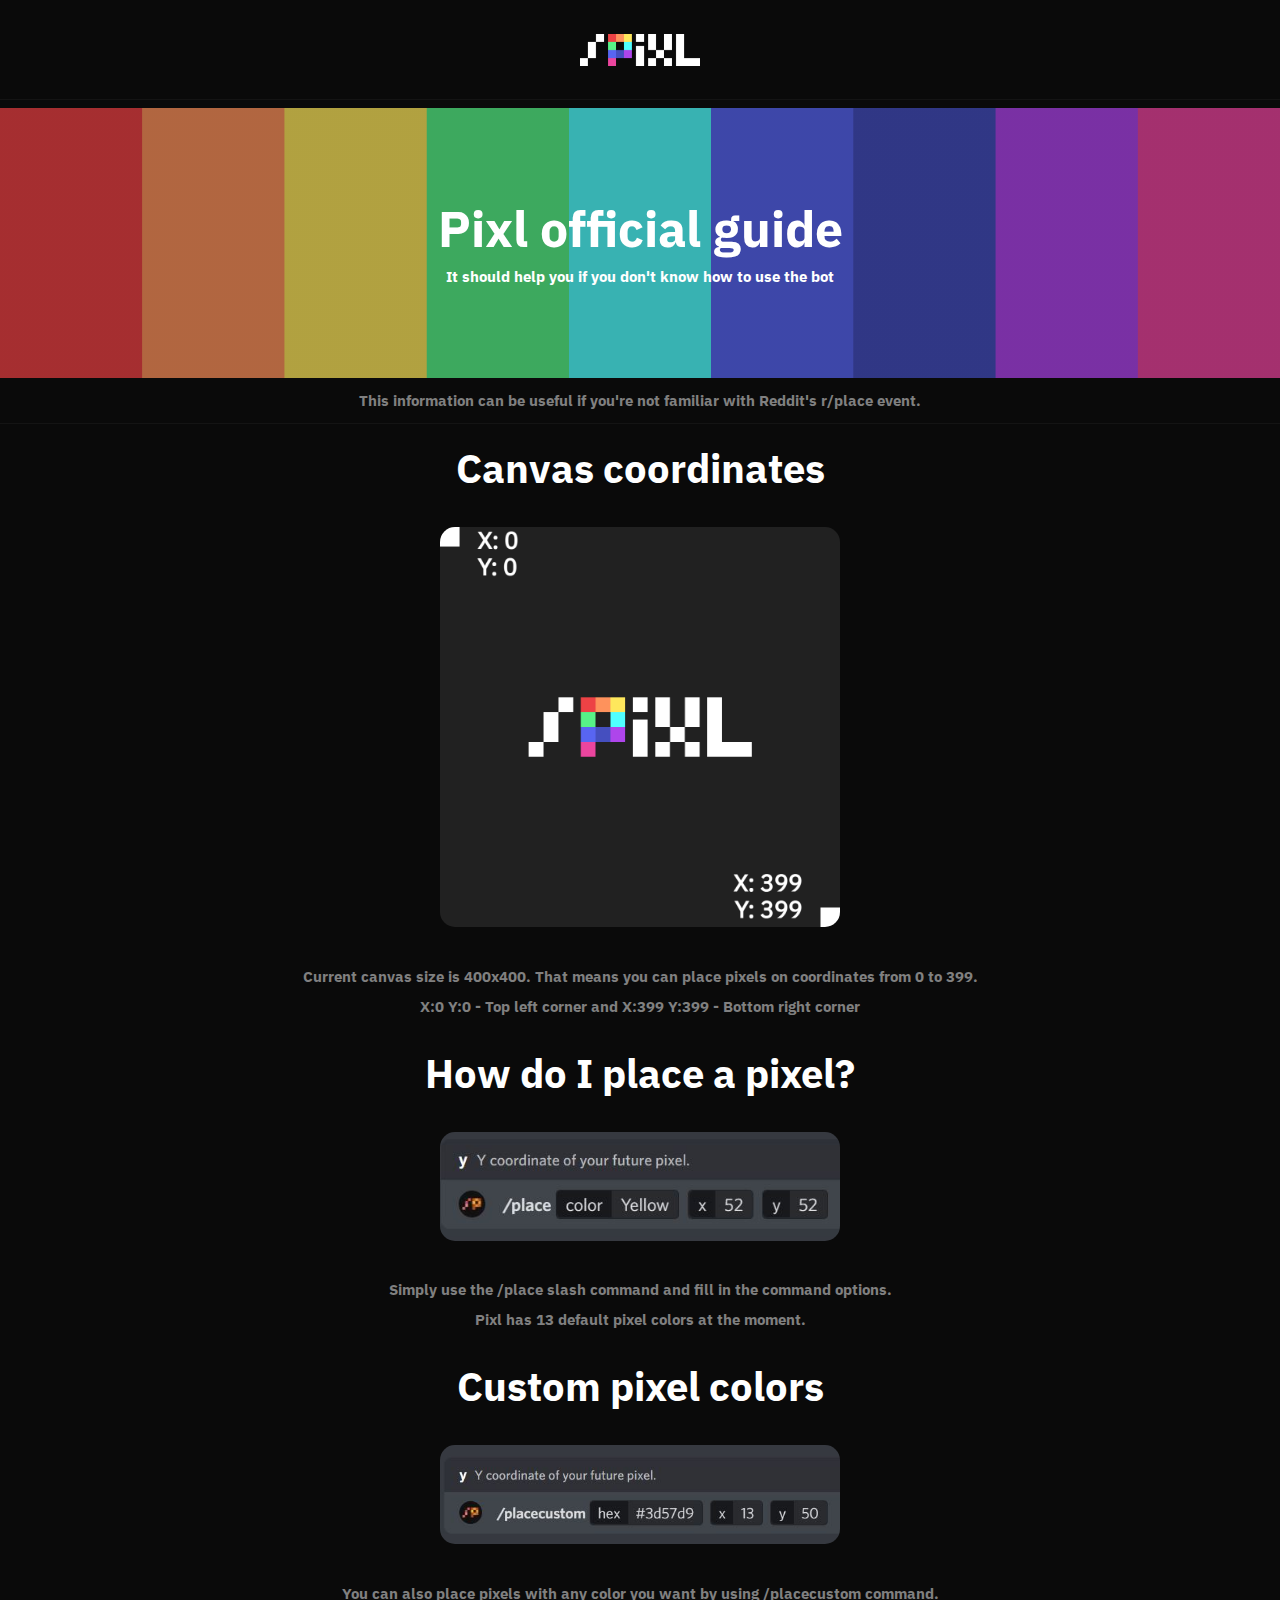
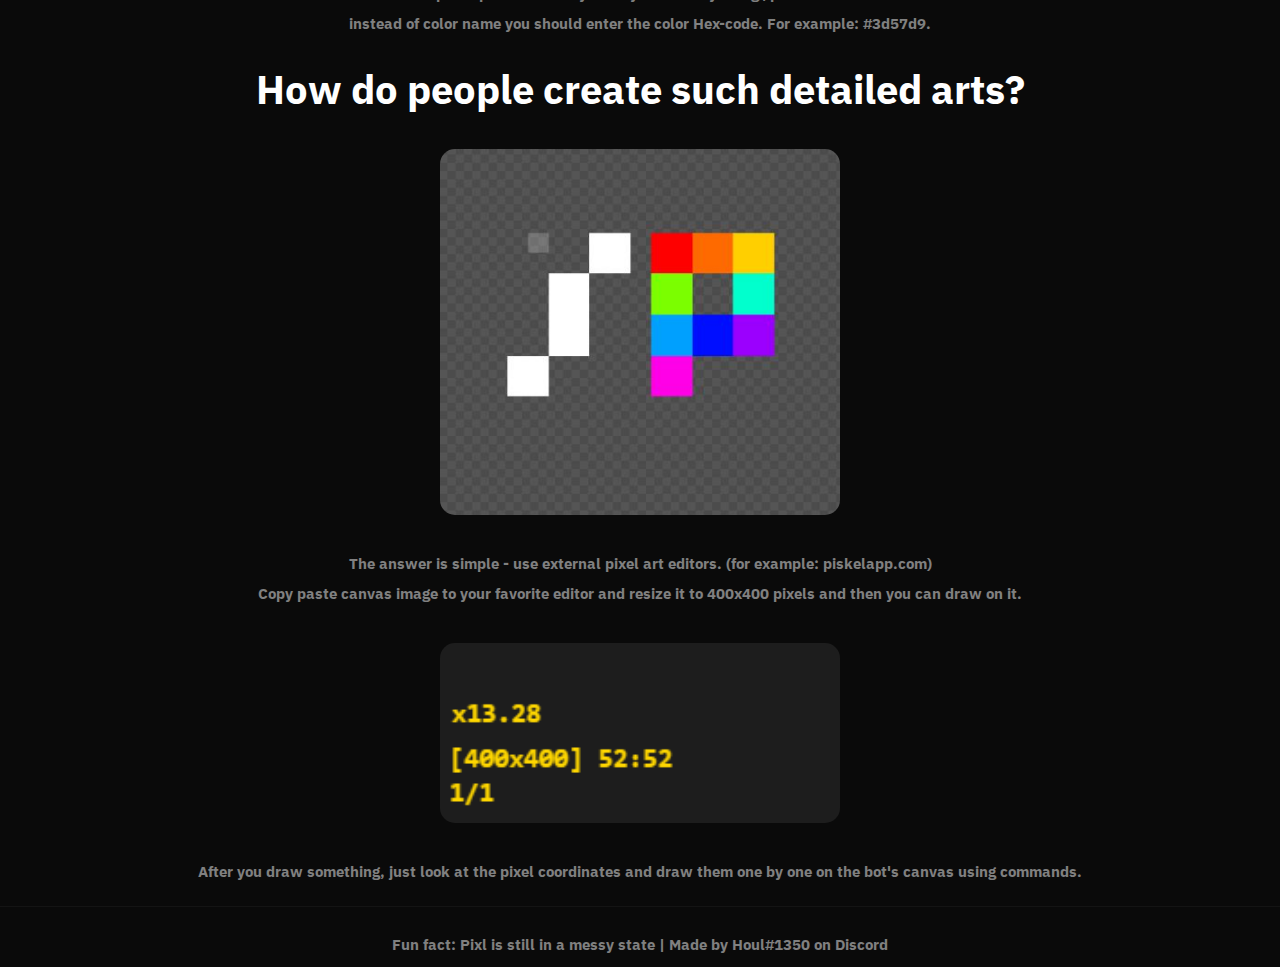
<file: guide.html>
<!DOCTYPE html>
<html>
<head>
  <link href='https://fonts.googleapis.com/css?family=IBM Plex Sans' rel='stylesheet'>
  <link href='./assets/pixl.css' rel='stylesheet'>
<meta name="viewport" content="width=device-width, initial-scale=1">
</head>
<body style="background-color:rgb(10,10,10);">


<h1><img style="width:120px;height:auto" src="./assets/images/PixlMoment.png"></h1>
<hr>

<div class="hero-image">
  <div class="hero-text">
    <h1>Pixl official guide</h1>
    <p>It should help you if you don't know how to use the bot</p>
  </div>
</div>

<p class="title">This information can be useful if you're not familiar with Reddit's r/place event.</p>

<hr>

<div class="row">
  <div class="column">
      <div class="container">
        <h1 style="font-size: 40px;line-height: 35px;">Canvas coordinates</h1>
        <h2><img src="./assets/images/coordinates.png" alt="icon"></h2>
        <p class="title">Current canvas size is 400x400. That means you can place pixels on coordinates from 0 to 399.</p>
        <p class="title">X:0 Y:0 - Top left corner and X:399 Y:399 - Bottom right corner</p>
      </div>
  </div>

<div class="row">
  <div class="column">
    <div class="container">
      <h1 style="font-size: 40px;line-height: 35px;">How do I place a pixel?</h1>
      <h2><img src="./assets/images/place.JPG" alt="icon"></h2>
      <p class="title">Simply use the /place slash command and fill in the command options.</p>
      <p class="title">Pixl has 13 default pixel colors at the moment.</p>
    </div>
  </div>

<div class="row">
  <div class="column">
    <div class="container">
      <h1 style="font-size: 40px;line-height: 35px;">Custom pixel colors</h1>
      <h2><img src="./assets/images/custom.JPG" alt="icon"></h2>
      <p class="title">You can also place pixels with any color you want by using /placecustom command.</p>
      <p class="title">instead of color name you should enter the color Hex-code. For example: #3d57d9.</p>
    </div>
  </div>

<div class="row">
  <div class="column">
    <div class="container">
      <h1 style="font-size: 40px;line-height: 35px;">How do people create such detailed arts?</h1>
      <h2><img src="./assets/images/editors.JPG" alt="icon"></h2>
      <p class="title">The answer is simple - use external pixel art editors. (for example: piskelapp.com)</p>
      <p class="title">Copy paste canvas image to your favorite editor and resize it to 400x400 pixels and then you can draw on it.</p>
      <h2><img src="./assets/images/fun.png" alt="icon"></h2>
      <p class="title">After you draw something, just look at the pixel coordinates and draw them one by one on the bot's canvas using commands.</p>
    </div>
  </div>

<hr>

<div class="row">
  <div class="column">
      <p class="title" style="padding-top:15px;">Fun fact: Pixl is still in a messy state | Made by Houl#1350 on Discord</p>


  

</body>
</html>
</file>
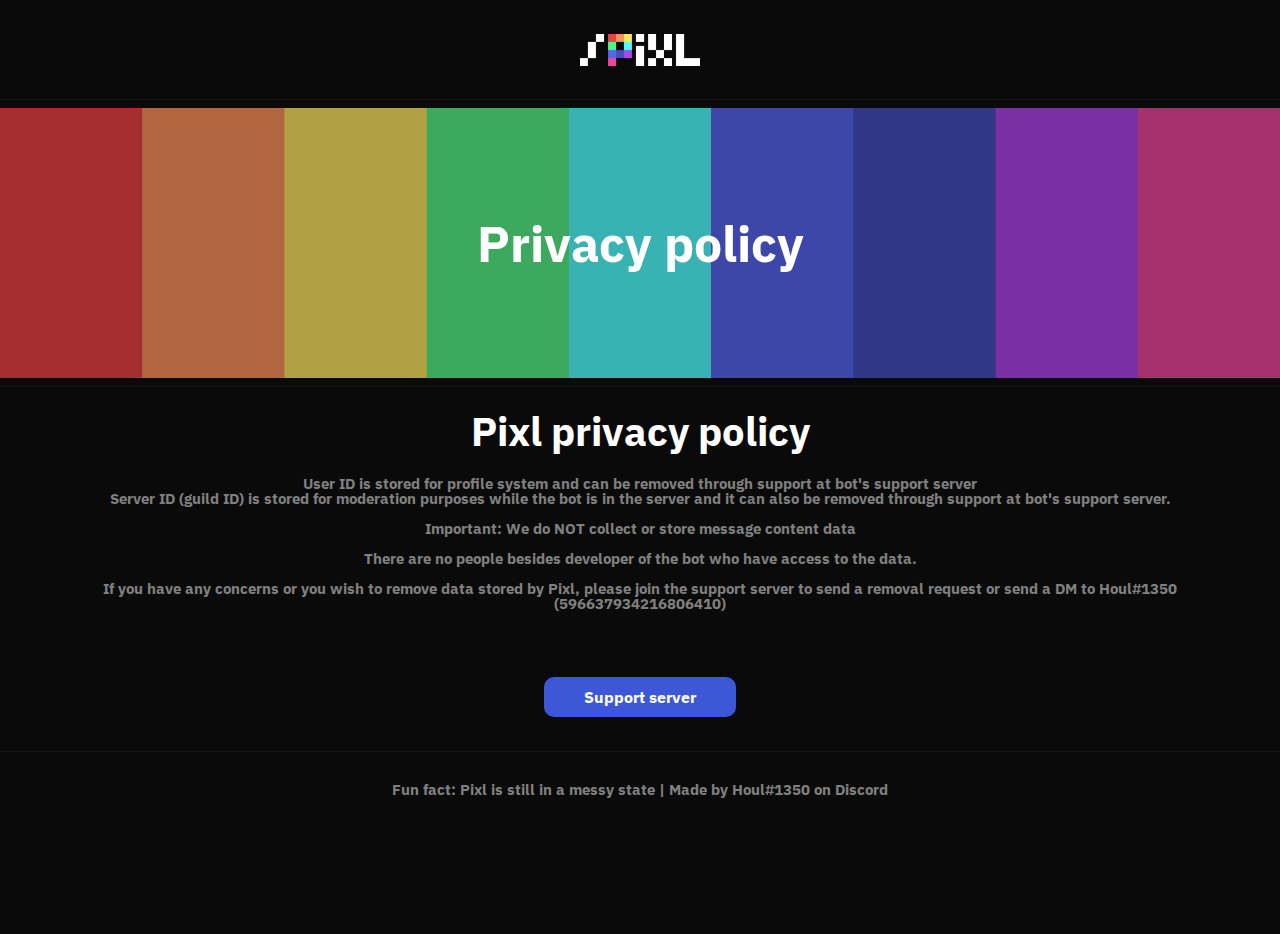
<file: privacy.html>
<!DOCTYPE html>
<html>
<head>
  <link href='https://fonts.googleapis.com/css?family=IBM Plex Sans' rel='stylesheet'>
  <link href='./assets/pixl.css' rel='stylesheet'>
<meta name="viewport" content="width=device-width, initial-scale=1">
</head>
<body style="background-color:rgb(10,10,10);">


<h1><img style="width:120px;height:auto" src="./assets/images/PixlMoment.png"></h1>
<hr>

<div class="hero-image">
  <div class="hero-text">
    <h1>Privacy policy</h1>
    <p></p>
  </div>
</div>

<hr>

<div class="row">
  <div class="column">
      <div class="container">
        <h1 style="font-size: 40px;line-height: 35px;">Pixl privacy policy</h1>
        <p class="title">User ID is stored for profile system and can be removed through support at bot's support server<br>Server ID (guild ID) is stored for moderation purposes while the bot is in the server and it can also be removed through support at bot's support server.</p>
        <p class="title">Important: We do NOT collect or store message content data</p>
        <p class="title">There are no people besides developer of the bot who have access to the data.</p>
        <p class="title">If you have any concerns or you wish to remove data stored by Pixl, please join the support server to send a removal request or send a DM to Houl#1350 (596637934216806410)</p>

        <br>

        <div class="group">
            <h1><a href="https://discord.gg/XmkCfhddSW" class="discordbutton">Support server</a></h1>
        </div>

      </div>
  </div>

<hr>

<div class="row">
  <div class="column">
      <p class="title" style="padding-top:15px;">Fun fact: Pixl is still in a messy state | Made by Houl#1350 on Discord</p>


  

</body>
</html>
</file>
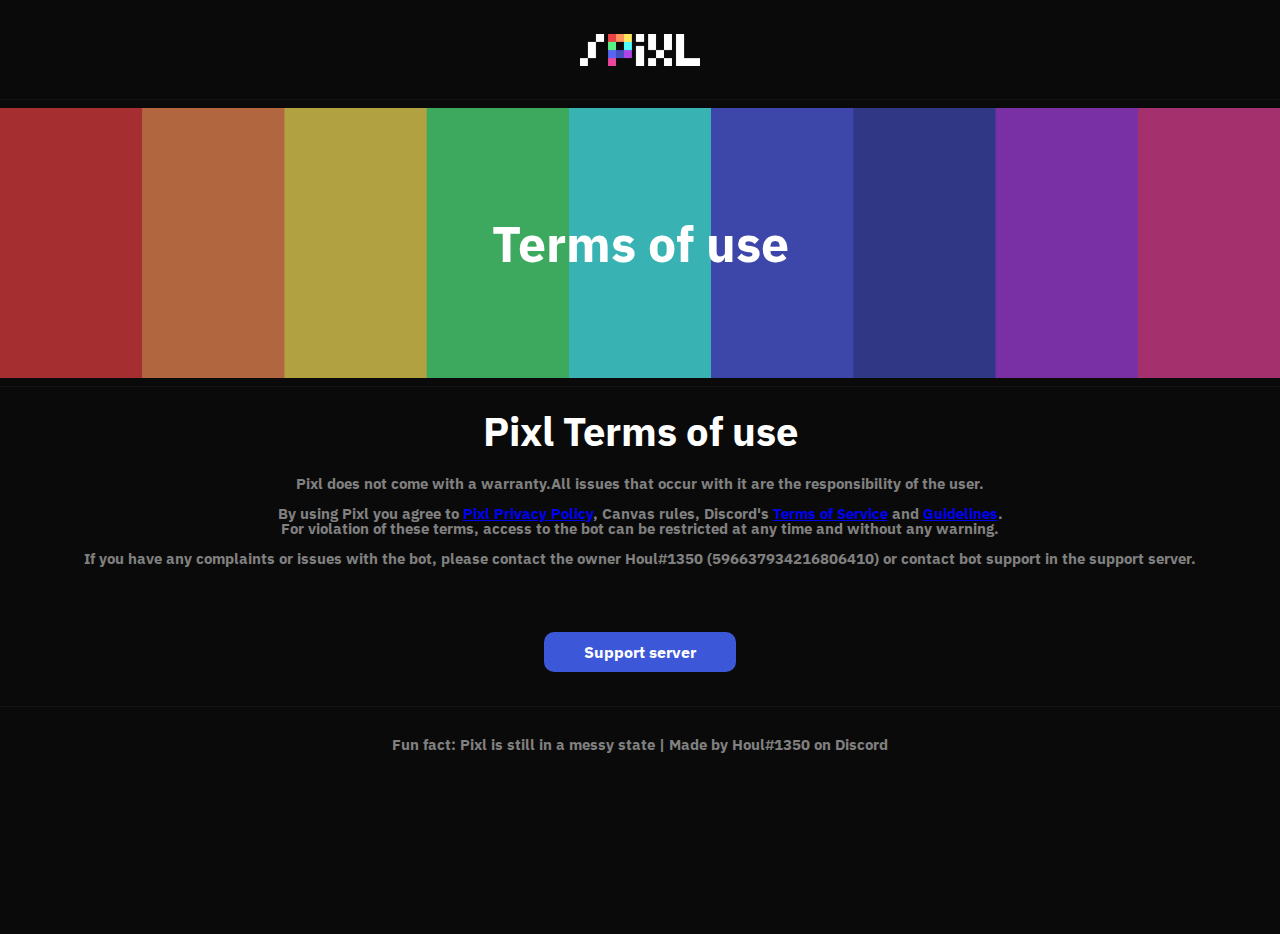
<file: terms.html>
<!DOCTYPE html>
<html>
<head>
  <link href='https://fonts.googleapis.com/css?family=IBM Plex Sans' rel='stylesheet'>
  <link href='./assets/pixl.css' rel='stylesheet'>
<meta name="viewport" content="width=device-width, initial-scale=1">
</head>
<body style="background-color:rgb(10,10,10);">


<h1><img style="width:120px;height:auto" src="./assets/images/PixlMoment.png"></h1>
<hr>

<div class="hero-image">
  <div class="hero-text">
    <h1>Terms of use</h1>
    <p></p>
  </div>
</div>

<hr>

<div class="row">
  <div class="column">
      <div class="container">
        <h1 style="font-size: 40px;line-height: 35px;">Pixl Terms of use</h1>
        <p class="title">Pixl does not come with a warranty.All issues that occur with it are the responsibility of the user.</p>
        <p class="title">By using Pixl you agree to <a href="./privacy">Pixl Privacy Policy</a>, Canvas rules, Discord's <a href="https://discord.com/terms">Terms of Service</a> and <a href="https://discord.com/guidelines">Guidelines</a>.<br>For violation of these terms, access to the bot can be restricted at any time and without any warning.</p>
        <p class="title">If you have any complaints or issues with the bot, please contact the owner Houl#1350 (596637934216806410) or contact bot support in the support server.</p>

        <br>

        <div class="group">
            <h1><a href="https://discord.gg/XmkCfhddSW" class="discordbutton">Support server</a></h1>
        </div>

      </div>
  </div>

<hr>

<div class="row">
  <div class="column">
      <p class="title" style="padding-top:15px;">Fun fact: Pixl is still in a messy state | Made by Houl#1350 on Discord</p>


  

</body>
</html>
</file>
<file: assets/pixl.css>
body {
    font-family: Arial, Helvetica, sans-serif;
    margin: 0;
  
  }
  
  html {
    box-sizing: border-box;
  }
  
  *, *:before, *:after {
    box-sizing: inherit;
  }
  
  .column {
    float: center;
    width: 100%;
    margin-bottom: 12px;
  }
  
  .card {
    margin: 2px;
    padding-top: 1px;
    padding-bottom: 1px;
    background-color: rgb(25,25,25);
    transition-duration: 0.15s;
    text-decoration: none;
    cursor: pointer;
    border-left-style: solid;
    border-left-width:0px;
  }
  
  
  
  .about-section {
    text-align: start;
    background-color:rgb(15,15,15);
    color: white;
  }
  
  .about-section img {
    float: left;
    width: 38px;
    height: 38px;
  }
  
  
  
  .container {
    padding: 0 16px;
  }
  
  .container::after, .row::after {
    content: "";
    clear: both;
    display: table;
  }
  
  
  h1 {
  text-align: center;
  font-family: "IBM Plex Sans";
  font-weight: bold;
  font-size: 50px;
  color:white;
  line-height: 15px;
  }
  
  p {
  text-align: center;
  font-family: "IBM Plex Sans";
  font-weight: bold;
  font-size: 15px;
  color:white;
  line-height: 15px;
  }
  
  h2 {
  color:white;
  font-family: "IBM Plex Sans";
  font-size: 50px;
    transition-duration: 0.15s;
  }
  
  h2 img {
    display: block;
    margin-left: auto;
    margin-right: auto;
  width: 400px;
  transition-duration: 0.15s;
  border-radius: 15px;
  }
  
  
  .title {
    color: grey;
    font-family: "IBM Plex Sans";
    font-weight:700;
      transition-duration: 0.15s;
  }
  
  .button {
    border: none;
    outline: 0;
    display: inline-block;
    padding: 8px;
    color: white;
    background-color:rgb(20,20,20);
    text-align: center;
    cursor: pointer;
    width: 100%;
  }
  
  
  .button:hover {
    background-color: #6383ff;
  }
  
  @media screen and (max-width: 720px) {
    .column {
      width: 100%;
      display: block;
      padding: 0 10%;
    }
  
    h1 {
      line-height: 50px;
    }
  
    h2 {
      line-height: 5px;
    }
      
    h2 img {
        width: 300px;
    }
  }
  
  ul {
    list-style-type: none;
    margin: 0;
    padding: 0;
    overflow: hidden;
    background-color: rgb(25,25,25);
  }
  
  li {
    float: left;
  }
  
  li a {
    font-family: "IBM Plex Sans";
    display: block;
    color: white;
    background-color:rgb(25,25,25);
    text-align: center;
    padding: 16.5px 21px;
    text-decoration: none;
    border-left-color:rgb(25,25,25);
    transition-duration: 0.2s;
      border-left-style: solid;
    border-left-width:0px;
  }
  li p {
  padding-left:10px;
  padding-right:10px;
  }
  
  
  
  
  li a:hover {
    background-color: #fff;
    color: black;
    font-weight: 800;
    border-left-style: solid;
  border-left-color: #3e4ab5;
  border-left-width:10px;
  padding: 16.5px 30px;
  }
  
  div.card {
          position: relative;
  }
  
  
  hr{
          height: 1px;
          background-color: rgb(20, 20, 20);
          border: none;
  }
  
  
  body, html {
      height: 100%;
  }
  
  body, html {
      height: 100%;
  }
  
  .hero-image {
    background-image: linear-gradient(rgba(0, 0, 0, 0.3), rgba(0, 0, 0, 0.3)), url("./images/line.png");
  
    height: 30%;
  
    background-position: center;
    background-repeat: repeat;
    background-size: 100%;
    position: relative;
  }
  

  .hero-text {
    text-align: center;
    position: absolute;
    top: 50%;
    left: 50%;
    transform: translate(-50%, -50%);
    color: white;
  }
  
  .group a {
      border-radius: 10px;
    color: white;
    padding: 10px;
    padding-left:40px;
    padding-right:40px;
    cursor: pointer;
    float: center;
    font-family: "IBM Plex sans";
    transition-duration: 0.15s;
    text-decoration: none;
    font-size:16px;
    font-weight: bold;
    background: #3d57d9;
  }
  
  
  .group a:hover {
  filter: brightness(0.80);
  transition-duration: 0.15s;
  }
</file>
